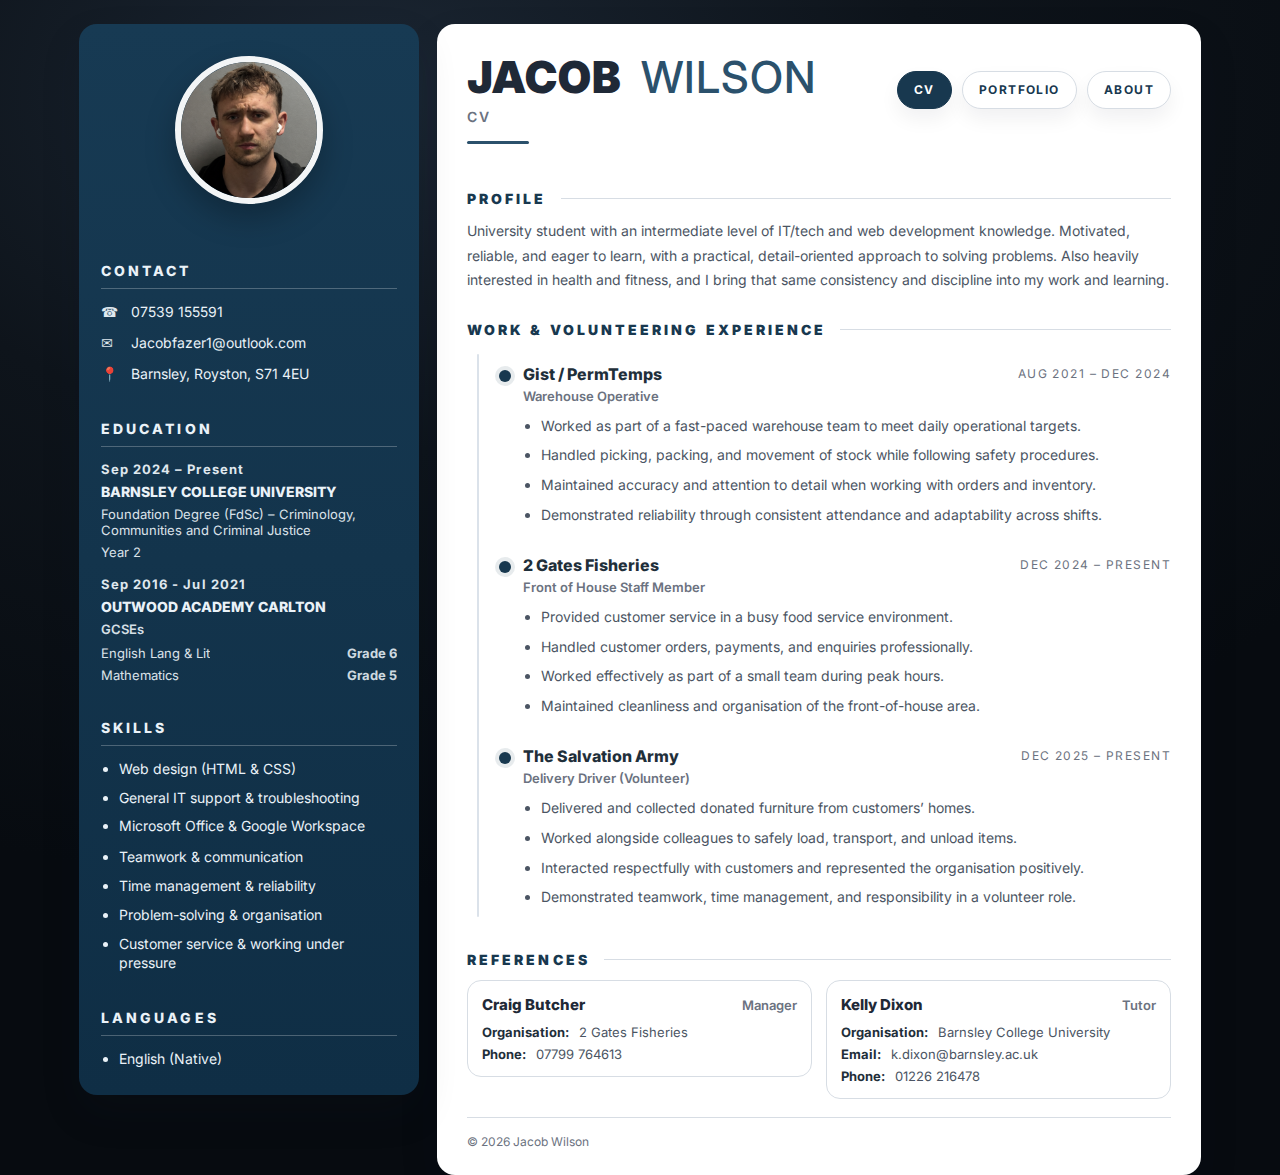
<file: index.html>
<!doctype html>
<html lang="en">
<head>
  <meta charset="UTF-8" />
  <meta name="viewport" content="width=device-width, initial-scale=1.0" />
  <title>Richard Sanchez | Marketing Manager</title>

  <!-- Modern font (works online). If you want fully offline later, we can bundle fonts locally. -->
  <link rel="preconnect" href="https://fonts.googleapis.com">
  <link rel="preconnect" href="https://fonts.gstatic.com" crossorigin>
  <link href="https://fonts.googleapis.com/css2?family=Inter:wght@400;500;600;700;800&display=swap" rel="stylesheet">
  <!-- iOS App Icon -->
<link rel="apple-touch-icon" sizes="180x180" href="apple-touch-icon.png">

<!-- Make it behave like an app on iPhone -->
<meta name="apple-mobile-web-app-capable" content="yes">
<meta name="apple-mobile-web-app-status-bar-style" content="black-translucent">
<meta name="apple-mobile-web-app-title" content="CV">

<!-- Theme colour (matches your site) -->
<meta name="theme-color" content="#173a53">


  <link rel="stylesheet" href="styles.css" />
</head>

<body>
  <div class="page">
    <!-- LEFT SIDEBAR -->
    <aside class="sidebar" id="sidebar" aria-label="Sidebar">
      <div class="photo-wrap">
        <img class="photo" src="profile.png" alt="Profile photo" />
      </div>

      <section class="side-block">
  <h2 class="side-title">Contact</h2>
  <ul class="contact-list">
    <li>
      <span class="icon" aria-hidden="true">☎</span>
      <a href="tel:07539155591">07539 155591</a>
    </li>
    <li>
      <span class="icon" aria-hidden="true">✉</span>
      <a href="mailto:Jacobfazer1@outlook.com">Jacobfazer1@outlook.com</a>
    </li>
    <li>
      <span class="icon" aria-hidden="true">📍</span>
      <span>Barnsley, Royston, S71 4EU</span>
    </li>
  </ul>
</section>


      <section class="side-block">
  <h2 class="side-title">Education</h2>

  <div class="edu-item">
    <div class="edu-years">Sep 2024 – Present</div>
    <div class="edu-school">Barnsley College University</div>
    <div class="edu-detail">
      Foundation Degree (FdSc) – Criminology, Communities and Criminal Justice
    </div>
    <div class="edu-detail">Year 2</div>
  </div>

  <div class="edu-item">
    <div class="edu-years">Sep 2016 - Jul 2021</div>
    <div class="edu-school">Outwood Academy Carlton</div>

    <div class="edu-detail edu-qual">GCSEs</div>

    <ul class="edu-list">
      <li>
        <span class="edu-subject">English Lang &amp; Lit</span>
        <span class="edu-grade">Grade 6</span>
      </li>
      <li>
        <span class="edu-subject">Mathematics</span>
        <span class="edu-grade">Grade 5</span>
      </li>
    </ul>
  </div>
</section>



      <section class="side-block">
  <h2 class="side-title">Skills</h2>

  <ul class="bullet-list">
    <li>Web design (HTML &amp; CSS)</li>
    <li>General IT support &amp; troubleshooting</li>
    <li>Microsoft Office &amp; Google Workspace</li>
  </ul>

  <ul class="bullet-list" style="margin-top:12px;">
    <li>Teamwork &amp; communication</li>
    <li>Time management &amp; reliability</li>
    <li>Problem-solving &amp; organisation</li>
    <li>Customer service &amp; working under pressure</li>
  </ul>
</section>


      <section class="side-block">
  <h2 class="side-title">Languages</h2>
  <ul class="bullet-list">
    <li>English (Native)</li>
  </ul>
</section>

    </aside>

    <!-- RIGHT MAIN CONTENT -->
    <main class="main" aria-label="Main content">
      <header class="header">
  <div class="header-top">
    <button class="menu-btn" type="button" aria-label="Open menu" aria-controls="sidebar">
      <span class="menu-icon" aria-hidden="true"></span>
    </button>

    <div class="name-row">
      <h1 class="name">
        <span class="name-strong">JACOB</span>
        <span class="name-light">WILSON</span>
      </h1>
      <p class="role">CV</p>
    </div>

    <nav class="top-nav" aria-label="Primary navigation">
  <a class="nav-btn" href="index.html">CV</a>
  <a class="nav-btn" href="portfolio.html">Portfolio</a>
  <a class="nav-btn" href="about.html">About</a>
</nav>

  </div>

  <div class="accent-line" aria-hidden="true"></div>
</header>



      <section class="block">
  <div class="block-title-row">
    <h2 class="block-title">Profile</h2>
    <div class="block-rule" aria-hidden="true"></div>
  </div>

  <p class="text">
    University student with an intermediate level of IT/tech and web development knowledge.
    Motivated, reliable, and eager to learn, with a practical, detail-oriented approach to solving problems.
    Also heavily interested in health and fitness, and I bring that same consistency and discipline into my work and learning.
  </p>
</section>


      <section class="block">
  <div class="block-title-row">
    <h2 class="block-title">Work & Volunteering Experience</h2>
    <div class="block-rule" aria-hidden="true"></div>
  </div>

  <div class="timeline">
    <!-- ROLE 1 -->
    <article class="job">
      <div class="job-marker" aria-hidden="true"></div>
      <div class="job-content">
        <div class="job-top">
          <div>
            <h3 class="job-company">Gist / PermTemps</h3>
            <div class="job-title">Warehouse Operative</div>
          </div>
          <div class="job-dates">Aug 2021 – Dec 2024</div>
        </div>
        <ul class="job-bullets">
          <li>Worked as part of a fast-paced warehouse team to meet daily operational targets.</li>
          <li>Handled picking, packing, and movement of stock while following safety procedures.</li>
          <li>Maintained accuracy and attention to detail when working with orders and inventory.</li>
          <li>Demonstrated reliability through consistent attendance and adaptability across shifts.</li>
        </ul>
      </div>
    </article>

    <!-- ROLE 2 -->
    <article class="job">
      <div class="job-marker" aria-hidden="true"></div>
      <div class="job-content">
        <div class="job-top">
          <div>
            <h3 class="job-company">2 Gates Fisheries</h3>
            <div class="job-title">Front of House Staff Member</div>
          </div>
          <div class="job-dates">Dec 2024 – Present</div>
        </div>
        <ul class="job-bullets">
          <li>Provided customer service in a busy food service environment.</li>
          <li>Handled customer orders, payments, and enquiries professionally.</li>
          <li>Worked effectively as part of a small team during peak hours.</li>
          <li>Maintained cleanliness and organisation of the front-of-house area.</li>
        </ul>
      </div>
    </article>

    <!-- ROLE 3 -->
    <article class="job">
      <div class="job-marker" aria-hidden="true"></div>
      <div class="job-content">
        <div class="job-top">
          <div>
            <h3 class="job-company">The Salvation Army</h3>
            <div class="job-title">Delivery Driver (Volunteer)</div>
          </div>
          <div class="job-dates">Dec 2025 – Present</div>
        </div>
        <ul class="job-bullets">
          <li>Delivered and collected donated furniture from customers’ homes.</li>
          <li>Worked alongside colleagues to safely load, transport, and unload items.</li>
          <li>Interacted respectfully with customers and represented the organisation positively.</li>
          <li>Demonstrated teamwork, time management, and responsibility in a volunteer role.</li>
        </ul>
      </div>
    </article>
  </div>
</section>


      <section class="block">
  <div class="block-title-row">
    <h2 class="block-title">References</h2>
    <div class="block-rule" aria-hidden="true"></div>
  </div>

  <div class="refs">
    <div class="ref-card">
      <div class="ref-header">
  <h3 class="ref-name">Craig Butcher</h3>
  <span class="ref-role">Manager</span>
</div>

      <div class="ref-meta">
        <div><span class="ref-label">Organisation:</span> 2 Gates Fisheries</div>
        <div><span class="ref-label">Phone:</span> 07799 764613</div>
      </div>
    </div>

    <div class="ref-card">
      <div class="ref-header">
  <h3 class="ref-name">Kelly Dixon</h3>
  <span class="ref-role">Tutor</span>
</div>

      <div class="ref-meta">
        <div><span class="ref-label">Organisation:</span> Barnsley College University</div>
        <div><span class="ref-label">Email:</span> k.dixon@barnsley.ac.uk</div>
        <div><span class="ref-label">Phone:</span> 01226 216478</div>
      </div>
    </div>
  </div>
</section>


        <footer class="footer">
          <span>© <span id="year"></span> Jacob Wilson</span>
        </footer>
      </section>
    </main>

    <div class="backdrop" aria-hidden="true"></div>
  </div>

  <script src="script.js"></script>
</body>
</html>
</file>
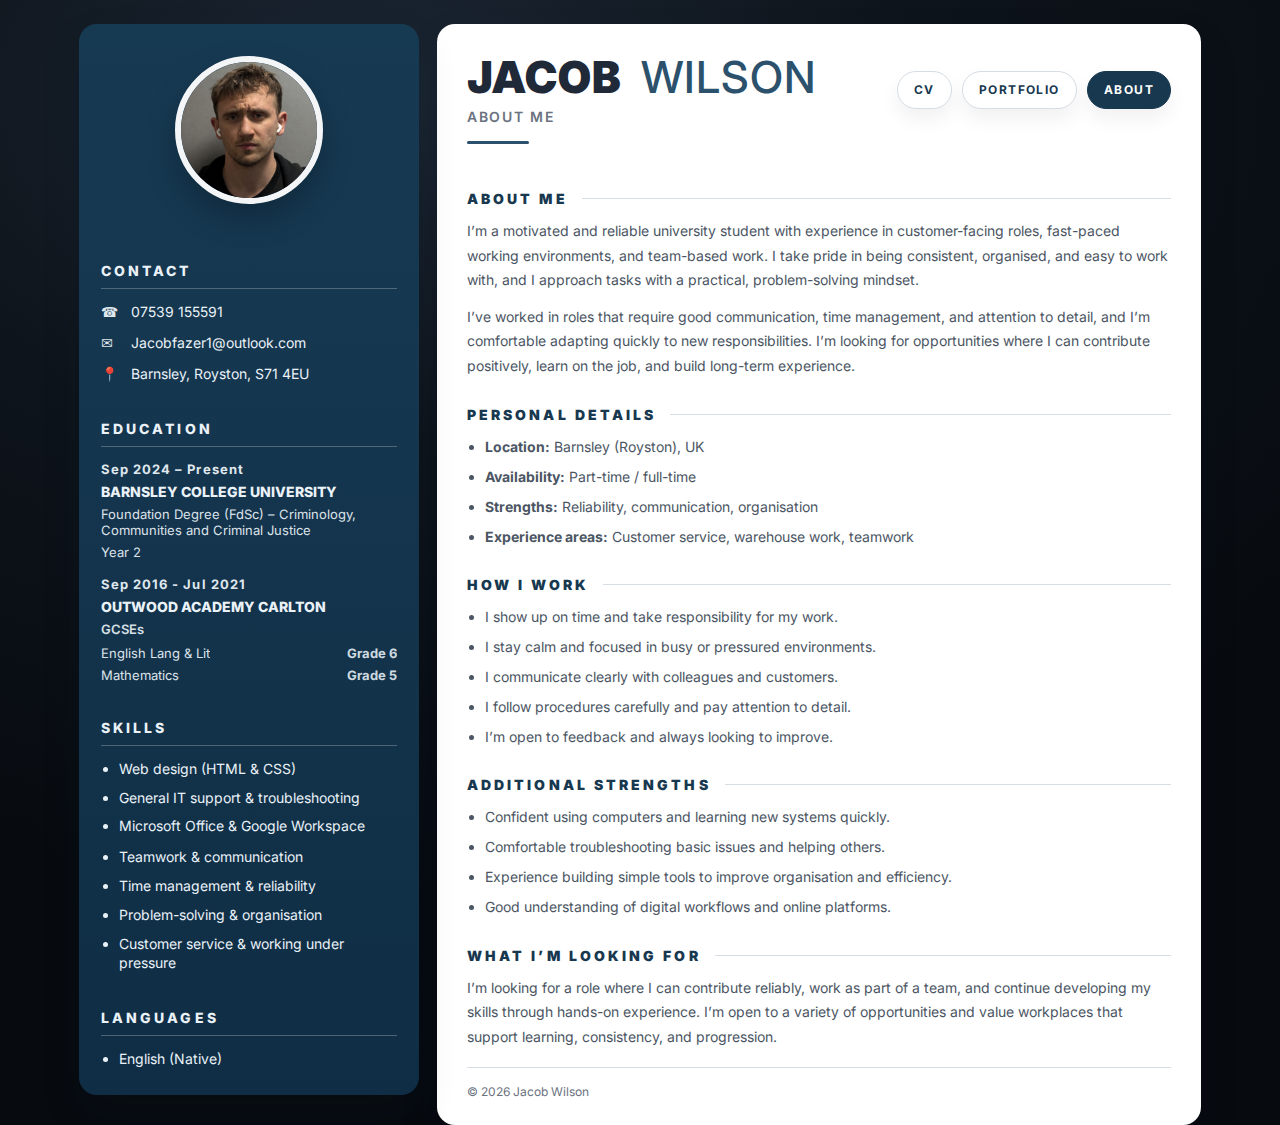
<file: about.html>
<!doctype html>
<html lang="en">
<head>
  <meta charset="UTF-8" />
  <meta name="viewport" content="width=device-width, initial-scale=1.0" />
  <title>Jacob Wilson | About</title>

  <link rel="preconnect" href="https://fonts.googleapis.com">
  <link rel="preconnect" href="https://fonts.gstatic.com" crossorigin>
  <link href="https://fonts.googleapis.com/css2?family=Inter:wght@400;500;600;700;800&display=swap" rel="stylesheet">

  <link rel="stylesheet" href="styles.css" />
</head>

<body>
  <!-- backdrop for mobile sidebar -->
  <div class="backdrop" aria-hidden="true"></div>

  <div class="page">
    <!-- SIDEBAR -->
    <aside class="sidebar" id="sidebar" aria-label="Sidebar">
  <div class="photo-wrap">
    <img class="photo" src="profile.png" alt="Profile photo" />
  </div>

  <section class="side-block">
    <h2 class="side-title">Contact</h2>
    <ul class="contact-list">
      <li>
        <span class="icon" aria-hidden="true">☎</span>
        <a href="tel:07539155591">07539 155591</a>
      </li>
      <li>
        <span class="icon" aria-hidden="true">✉</span>
        <a href="mailto:Jacobfazer1@outlook.com">Jacobfazer1@outlook.com</a>
      </li>
      <li>
        <span class="icon" aria-hidden="true">📍</span>
        <span>Barnsley, Royston, S71 4EU</span>
      </li>
    </ul>
  </section>

  <section class="side-block">
    <h2 class="side-title">Education</h2>

    <div class="edu-item">
      <div class="edu-years">Sep 2024 – Present</div>
      <div class="edu-school">Barnsley College University</div>
      <div class="edu-detail">
        Foundation Degree (FdSc) – Criminology, Communities and Criminal Justice
      </div>
      <div class="edu-detail">Year 2</div>
    </div>

    <div class="edu-item">
      <div class="edu-years">Sep 2016 - Jul 2021</div>
      <div class="edu-school">Outwood Academy Carlton</div>

      <div class="edu-detail edu-qual">GCSEs</div>

      <ul class="edu-list">
        <li>
          <span class="edu-subject">English Lang &amp; Lit</span>
          <span class="edu-grade">Grade 6</span>
        </li>
        <li>
          <span class="edu-subject">Mathematics</span>
          <span class="edu-grade">Grade 5</span>
        </li>
      </ul>
    </div>
  </section>

  <section class="side-block">
    <h2 class="side-title">Skills</h2>

    <ul class="bullet-list">
      <li>Web design (HTML &amp; CSS)</li>
      <li>General IT support &amp; troubleshooting</li>
      <li>Microsoft Office &amp; Google Workspace</li>
    </ul>

    <ul class="bullet-list" style="margin-top:12px;">
      <li>Teamwork &amp; communication</li>
      <li>Time management &amp; reliability</li>
      <li>Problem-solving &amp; organisation</li>
      <li>Customer service &amp; working under pressure</li>
    </ul>
  </section>

  <section class="side-block">
    <h2 class="side-title">Languages</h2>
    <ul class="bullet-list">
      <li>English (Native)</li>
    </ul>
  </section>
</aside>


    <!-- MAIN -->
    <main class="main" aria-label="Main content">
      <header class="header">
        <div class="header-top">
          <button class="menu-btn" type="button" aria-label="Open menu" aria-controls="sidebar">
            <span class="menu-icon" aria-hidden="true"></span>
          </button>

          <div class="name-row">
            <h1 class="name">
              <span class="name-strong">JACOB</span>
              <span class="name-light">WILSON</span>
            </h1>
            <p class="role">About Me</p>
          </div>

          <nav class="top-nav" aria-label="Primary navigation">
            <a class="nav-btn" href="index.html">CV</a>
            <a class="nav-btn" href="portfolio.html">Portfolio</a>
            <a class="nav-btn" href="about.html">About</a>
          </nav>
        </div>

        <div class="accent-line" aria-hidden="true"></div>
      </header>

      <!-- ABOUT -->
      <section class="block">
  <div class="block-title-row">
    <h2 class="block-title">About me</h2>
    <div class="block-rule" aria-hidden="true"></div>
  </div>

  <p class="text">
    I’m a motivated and reliable university student with experience in customer-facing roles,
    fast-paced working environments, and team-based work. I take pride in being consistent,
    organised, and easy to work with, and I approach tasks with a practical, problem-solving mindset.
  </p>

  <p class="text" style="margin-top:12px;">
    I’ve worked in roles that require good communication, time management, and attention to detail,
    and I’m comfortable adapting quickly to new responsibilities. I’m looking for opportunities
    where I can contribute positively, learn on the job, and build long-term experience.
  </p>
</section>


      <!-- PERSONAL DETAILS -->
      <section class="block">
  <div class="block-title-row">
    <h2 class="block-title">Personal details</h2>
    <div class="block-rule" aria-hidden="true"></div>
  </div>

  <ul class="job-bullets">
    <li><strong>Location:</strong> Barnsley (Royston), UK</li>
    <li><strong>Availability:</strong> Part-time / full-time</li>
    <li><strong>Strengths:</strong> Reliability, communication, organisation</li>
    <li><strong>Experience areas:</strong> Customer service, warehouse work, teamwork</li>
  </ul>
</section>


      <!-- WORKING STYLE -->
      <section class="block">
  <div class="block-title-row">
    <h2 class="block-title">How I work</h2>
    <div class="block-rule" aria-hidden="true"></div>
  </div>

  <ul class="job-bullets">
    <li>I show up on time and take responsibility for my work.</li>
    <li>I stay calm and focused in busy or pressured environments.</li>
    <li>I communicate clearly with colleagues and customers.</li>
    <li>I follow procedures carefully and pay attention to detail.</li>
    <li>I’m open to feedback and always looking to improve.</li>
  </ul>
</section>


      <!-- GOALS -->
      <section class="block">
  <div class="block-title-row">
    <h2 class="block-title">Additional strengths</h2>
    <div class="block-rule" aria-hidden="true"></div>
  </div>

  <ul class="job-bullets">
    <li>Confident using computers and learning new systems quickly.</li>
    <li>Comfortable troubleshooting basic issues and helping others.</li>
    <li>Experience building simple tools to improve organisation and efficiency.</li>
    <li>Good understanding of digital workflows and online platforms.</li>
  </ul>
</section>

<section class="block">
  <div class="block-title-row">
    <h2 class="block-title">What I’m looking for</h2>
    <div class="block-rule" aria-hidden="true"></div>
  </div>

  <p class="text">
    I’m looking for a role where I can contribute reliably, work as part of a team,
    and continue developing my skills through hands-on experience. I’m open to a
    variety of opportunities and value workplaces that support learning, consistency,
    and progression.
  </p>
</section>



      <footer class="footer">
        <span>© <span id="year"></span> Jacob Wilson</span>
      </footer>
    </main>
  </div>

  <script src="script.js"></script>
</body>
</html>
</file>
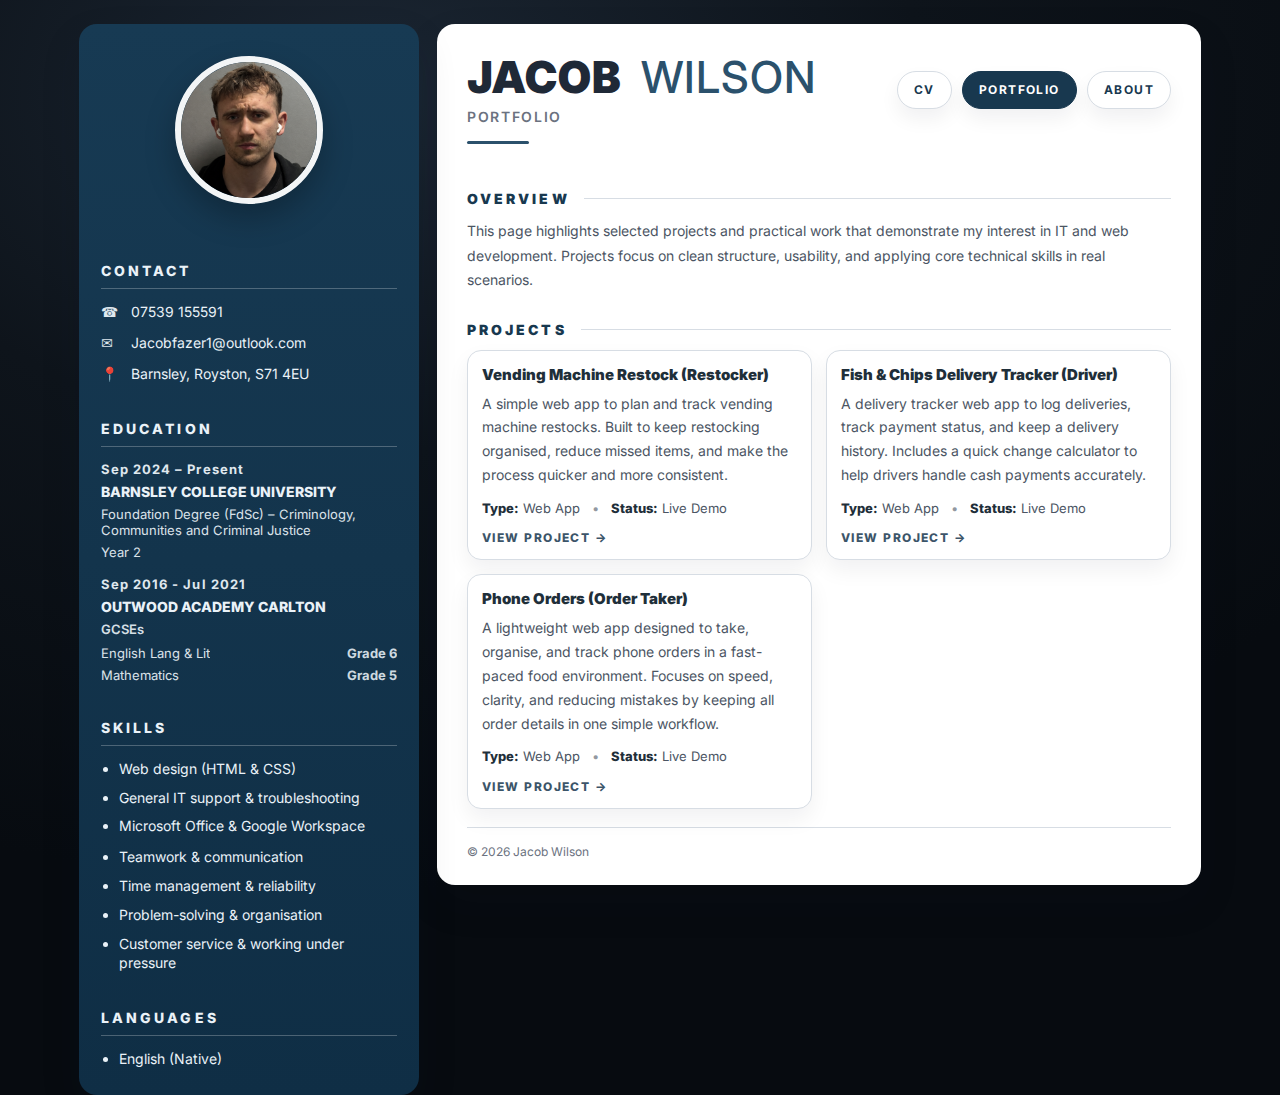
<file: portfolio.html>
<!DOCTYPE html>
<html lang="en">
<head>
  <meta charset="UTF-8" />
  <title>Jacob Wilson – Portfolio</title>
  <meta name="viewport" content="width=device-width, initial-scale=1" />

  <!-- Styles -->
  <link rel="stylesheet" href="styles.css" />

  <!-- Font -->
  <link rel="preconnect" href="https://fonts.googleapis.com" />
  <link rel="preconnect" href="https://fonts.gstatic.com" crossorigin />
  <link
    href="https://fonts.googleapis.com/css2?family=Inter:wght@400;600;700;800;900&display=swap"
    rel="stylesheet"
  />
</head>

<body>
  <!-- backdrop for mobile sidebar -->
  <div class="backdrop" aria-hidden="true"></div>

  <div class="page">
    <!-- SIDEBAR -->
    <aside class="sidebar" id="sidebar">
  <div class="photo-wrap">
    <img src="profile.png" alt="Profile photo" class="photo" />
  </div>

  <!-- CONTACT -->
  <section class="side-block">
    <h2 class="side-title">Contact</h2>
    <ul class="contact-list">
      <li>
        <span class="icon">☎</span>
        <a href="tel:07539155591">07539 155591</a>
      </li>
      <li>
        <span class="icon">✉</span>
        <a href="mailto:Jacobfazer1@outlook.com">Jacobfazer1@outlook.com</a>
      </li>
      <li>
        <span class="icon">📍</span>
        <span>Barnsley, Royston, S71 4EU</span>
      </li>
    </ul>
  </section>

  <!-- EDUCATION -->
  <section class="side-block">
    <h2 class="side-title">Education</h2>

    <div class="edu-item">
      <div class="edu-years">Sep 2024 – Present</div>
      <div class="edu-school">Barnsley College University</div>
      <div class="edu-detail">
        Foundation Degree (FdSc) – Criminology, Communities and Criminal Justice
      </div>
      <div class="edu-detail">Year 2</div>
    </div>

    <div class="edu-item">
      <div class="edu-years">Sep 2016 - Jul 2021</div>
      <div class="edu-school">Outwood Academy Carlton</div>

      <div class="edu-detail edu-qual">GCSEs</div>

      <ul class="edu-list">
        <li>
          <span class="edu-subject">English Lang &amp; Lit</span>
          <span class="edu-grade">Grade 6</span>
        </li>
        <li>
          <span class="edu-subject">Mathematics</span>
          <span class="edu-grade">Grade 5</span>
        </li>
      </ul>
    </div>
  </section>

  <!-- SKILLS -->
  <section class="side-block">
    <h2 class="side-title">Skills</h2>

    <ul class="bullet-list">
      <li>Web design (HTML &amp; CSS)</li>
      <li>General IT support &amp; troubleshooting</li>
      <li>Microsoft Office &amp; Google Workspace</li>
    </ul>

    <ul class="bullet-list" style="margin-top:12px;">
      <li>Teamwork &amp; communication</li>
      <li>Time management &amp; reliability</li>
      <li>Problem-solving &amp; organisation</li>
      <li>Customer service &amp; working under pressure</li>
    </ul>
  </section>

  <!-- LANGUAGES -->
  <section class="side-block">
    <h2 class="side-title">Languages</h2>
    <ul class="bullet-list">
      <li>English (Native)</li>
    </ul>
  </section>
</aside>


    <!-- MAIN -->
    <main class="main">
      <!-- HEADER -->
      <header class="header">
        <div class="header-top">
          <button
            class="menu-btn"
            type="button"
            aria-label="Open menu"
            aria-controls="sidebar"
          >
            <span class="menu-icon" aria-hidden="true"></span>
          </button>

          <div class="name-row">
            <h1 class="name">
              <span class="name-strong">JACOB</span>
              <span class="name-light">WILSON</span>
            </h1>
            <p class="role">Portfolio</p>
          </div>

          <nav class="top-nav" aria-label="Primary navigation">
  <a class="nav-btn" href="index.html">CV</a>
  <a class="nav-btn" href="portfolio.html">Portfolio</a>
  <a class="nav-btn" href="about.html">About</a>
</nav>

        </div>

        <div class="accent-line" aria-hidden="true"></div>
      </header>

      <!-- INTRO -->
      <section class="block">
        <div class="block-title-row">
          <h2 class="block-title">Overview</h2>
          <div class="block-rule" aria-hidden="true"></div>
        </div>

        <p class="text">
          This page highlights selected projects and practical work that demonstrate
          my interest in IT and web development. Projects focus on clean structure,
          usability, and applying core technical skills in real scenarios.
        </p>
      </section>

      <!-- PROJECTS -->
      <section class="block">
        <div class="block-title-row">
          <h2 class="block-title">Projects</h2>
          <div class="block-rule" aria-hidden="true"></div>
        </div>

       <div class="project-grid">
  <!-- PROJECT 1 -->
  <a class="project-card project-link" href="projects/restocker.html">
    <h3 class="project-title">Vending Machine Restock (Restocker)</h3>
    <p class="project-desc">
      A simple web app to plan and track vending machine restocks. Built to keep restocking
      organised, reduce missed items, and make the process quicker and more consistent.
    </p>
    <p class="project-meta"><strong>Type:</strong> Web App <span class="dot-sep">•</span> <strong>Status:</strong> Live Demo</p>
    <div class="project-cta">View project →</div>
  </a>

  <!-- PROJECT 2 -->
  <a class="project-card project-link" href="projects/driver.html">
  <h3 class="project-title">Fish & Chips Delivery Tracker (Driver)</h3>
  <p class="project-desc">
    A delivery tracker web app to log deliveries, track payment status, and keep a delivery history.
    Includes a quick change calculator to help drivers handle cash payments accurately.
  </p>
  <p class="project-meta"><strong>Type:</strong> Web App <span class="dot-sep">•</span> <strong>Status:</strong> Live Demo</p>
  <div class="project-cta">View project →</div>
</a>




  <!-- PROJECT 3 -->
  <a class="project-card project-link" href="projects/it-support-scenarios.html">
    <h3 class="project-title">Phone Orders (Order Taker)</h3>
  <p class="project-desc">
    A lightweight web app designed to take, organise, and track phone orders in a
    fast-paced food environment. Focuses on speed, clarity, and reducing mistakes by
    keeping all order details in one simple workflow.
  </p>
  <p class="project-meta">
    <strong>Type:</strong> Web App
    <span class="dot-sep">•</span>
    <strong>Status:</strong> Live Demo
  </p>
  <div class="project-cta">View project →</div>
</a>
</div>


      </section>

      <!-- FOOTER -->
      <footer class="footer">
        <span>© <span id="year"></span> Jacob Wilson</span>
      </footer>
    </main>
  </div>

  <!-- Script -->
  <script src="script.js"></script>
</body>
</html>
</file>
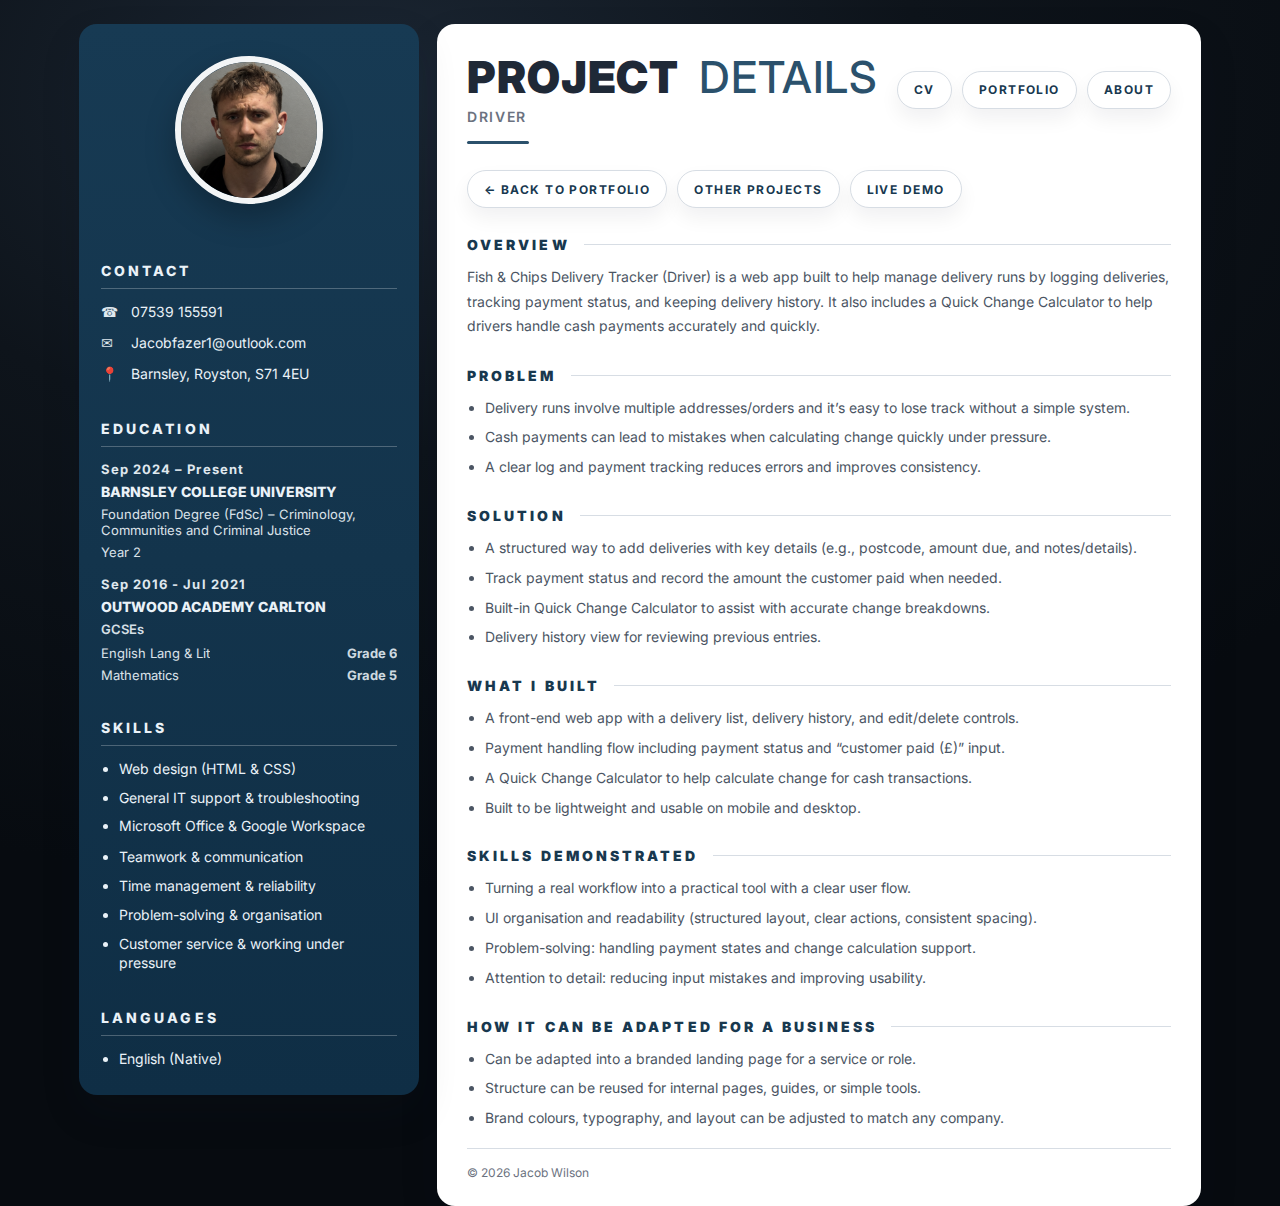
<file: projects/driver.html>
<!doctype html>
<html lang="en">
<head>
  <meta charset="UTF-8" />
  <meta name="viewport" content="width=device-width, initial-scale=1.0" />
  <title>Driver | Jacob Wilson</title>

  <link rel="preconnect" href="https://fonts.googleapis.com">
  <link rel="preconnect" href="https://fonts.gstatic.com" crossorigin>
  <link href="https://fonts.googleapis.com/css2?family=Inter:wght@400;500;600;700;800&display=swap" rel="stylesheet">

  <link rel="stylesheet" href="../styles.css" />
</head>

<body>
  <div class="page">
    <!-- LEFT SIDEBAR -->
    <aside class="sidebar" id="sidebar" aria-label="Sidebar">
      <div class="photo-wrap">
        <img class="photo" src="../profile.png" alt="Profile photo" />
      </div>

      <section class="side-block">
        <h2 class="side-title">Contact</h2>
        <ul class="contact-list">
          <li>
            <span class="icon" aria-hidden="true">☎</span>
            <a href="tel:07539155591">07539 155591</a>
          </li>
          <li>
            <span class="icon" aria-hidden="true">✉</span>
            <a href="mailto:Jacobfazer1@outlook.com">Jacobfazer1@outlook.com</a>
          </li>
          <li>
            <span class="icon" aria-hidden="true">📍</span>
            <span>Barnsley, Royston, S71 4EU</span>
          </li>
        </ul>
      </section>

      <section class="side-block">
        <h2 class="side-title">Education</h2>

        <div class="edu-item">
          <div class="edu-years">Sep 2024 – Present</div>
          <div class="edu-school">Barnsley College University</div>
          <div class="edu-detail">
            Foundation Degree (FdSc) – Criminology, Communities and Criminal Justice
          </div>
          <div class="edu-detail">Year 2</div>
        </div>

        <div class="edu-item">
          <div class="edu-years">Sep 2016 - Jul 2021</div>
          <div class="edu-school">Outwood Academy Carlton</div>

          <div class="edu-detail edu-qual">GCSEs</div>

          <ul class="edu-list">
            <li>
              <span class="edu-subject">English Lang &amp; Lit</span>
              <span class="edu-grade">Grade 6</span>
            </li>
            <li>
              <span class="edu-subject">Mathematics</span>
              <span class="edu-grade">Grade 5</span>
            </li>
          </ul>
        </div>
      </section>

      <section class="side-block">
        <h2 class="side-title">Skills</h2>

        <ul class="bullet-list">
          <li>Web design (HTML &amp; CSS)</li>
          <li>General IT support &amp; troubleshooting</li>
          <li>Microsoft Office &amp; Google Workspace</li>
        </ul>

        <ul class="bullet-list" style="margin-top:12px;">
          <li>Teamwork &amp; communication</li>
          <li>Time management &amp; reliability</li>
          <li>Problem-solving &amp; organisation</li>
          <li>Customer service &amp; working under pressure</li>
        </ul>
      </section>

      <section class="side-block">
        <h2 class="side-title">Languages</h2>
        <ul class="bullet-list">
          <li>English (Native)</li>
        </ul>
      </section>
    </aside>

    <!-- RIGHT MAIN CONTENT -->
    <main class="main" aria-label="Main content">
      <header class="header">
        <div class="header-top">
          <button class="menu-btn" type="button" aria-label="Open menu" aria-controls="sidebar">
            <span class="menu-icon" aria-hidden="true"></span>
          </button>

          <div class="name-row">
            <h1 class="name">
              <span class="name-strong">PROJECT</span>
              <span class="name-light">DETAILS</span>
            </h1>
            <p class="role">DRIVER</p>
          </div>

          <nav class="top-nav" aria-label="Primary navigation">
  <a class="nav-btn" href="../index.html">CV</a>
  <a class="nav-btn" href="../portfolio.html">Portfolio</a>
  <a class="nav-btn" href="../about.html">About</a>
</nav>

        </div>

        <div class="accent-line" aria-hidden="true"></div>
      </header>

      <!-- ACTIONS -->
      <div class="project-actions">
        <a class="nav-btn" href="../portfolio.html">← Back to Portfolio</a>
        <a class="nav-btn" href="../portfolio.html#projects">Other Projects</a>
        <a class="nav-btn" href="https://jwilson12345.github.io/Driver/" target="_blank" rel="noopener">Live Demo</a>
      </div>

      <section class="block">
  <div class="block-title-row">
    <h2 class="block-title">Overview</h2>
    <div class="block-rule" aria-hidden="true"></div>
  </div>

  <p class="text">
    Fish &amp; Chips Delivery Tracker (Driver) is a web app built to help manage delivery runs by logging deliveries,
    tracking payment status, and keeping delivery history. It also includes a Quick Change Calculator to help drivers
    handle cash payments accurately and quickly.
  </p>
</section>


      <section class="block">
  <div class="block-title-row">
    <h2 class="block-title">Problem</h2>
    <div class="block-rule" aria-hidden="true"></div>
  </div>

  <ul class="job-bullets">
    <li>Delivery runs involve multiple addresses/orders and it’s easy to lose track without a simple system.</li>
    <li>Cash payments can lead to mistakes when calculating change quickly under pressure.</li>
    <li>A clear log and payment tracking reduces errors and improves consistency.</li>
  </ul>
</section>


      <section class="block">
  <div class="block-title-row">
    <h2 class="block-title">Solution</h2>
    <div class="block-rule" aria-hidden="true"></div>
  </div>

  <ul class="job-bullets">
    <li>A structured way to add deliveries with key details (e.g., postcode, amount due, and notes/details).</li>
    <li>Track payment status and record the amount the customer paid when needed.</li>
    <li>Built-in Quick Change Calculator to assist with accurate change breakdowns.</li>
    <li>Delivery history view for reviewing previous entries.</li>
  </ul>
</section>


      <section class="block">
  <div class="block-title-row">
    <h2 class="block-title">What I built</h2>
    <div class="block-rule" aria-hidden="true"></div>
  </div>

  <ul class="job-bullets">
    <li>A front-end web app with a delivery list, delivery history, and edit/delete controls.</li>
    <li>Payment handling flow including payment status and “customer paid (£)” input.</li>
    <li>A Quick Change Calculator to help calculate change for cash transactions.</li>
    <li>Built to be lightweight and usable on mobile and desktop.</li>
  </ul>
</section>


      <section class="block">
  <div class="block-title-row">
    <h2 class="block-title">Skills demonstrated</h2>
    <div class="block-rule" aria-hidden="true"></div>
  </div>

  <ul class="job-bullets">
    <li>Turning a real workflow into a practical tool with a clear user flow.</li>
    <li>UI organisation and readability (structured layout, clear actions, consistent spacing).</li>
    <li>Problem-solving: handling payment states and change calculation support.</li>
    <li>Attention to detail: reducing input mistakes and improving usability.</li>
  </ul>
</section>


      

      <section class="block">
        <div class="block-title-row">
          <h2 class="block-title">How it can be adapted for a business</h2>
          <div class="block-rule" aria-hidden="true"></div>
        </div>

        <ul class="job-bullets">
          <li>Can be adapted into a branded landing page for a service or role.</li>
          <li>Structure can be reused for internal pages, guides, or simple tools.</li>
          <li>Brand colours, typography, and layout can be adjusted to match any company.</li>
        </ul>
      </section>

      <footer class="footer">
        <span>© <span id="year"></span> Jacob Wilson</span>
      </footer>
    </main>

    <div class="backdrop" aria-hidden="true"></div>
  </div>

  <script src="../script.js"></script>
</body>
</html>
</file>
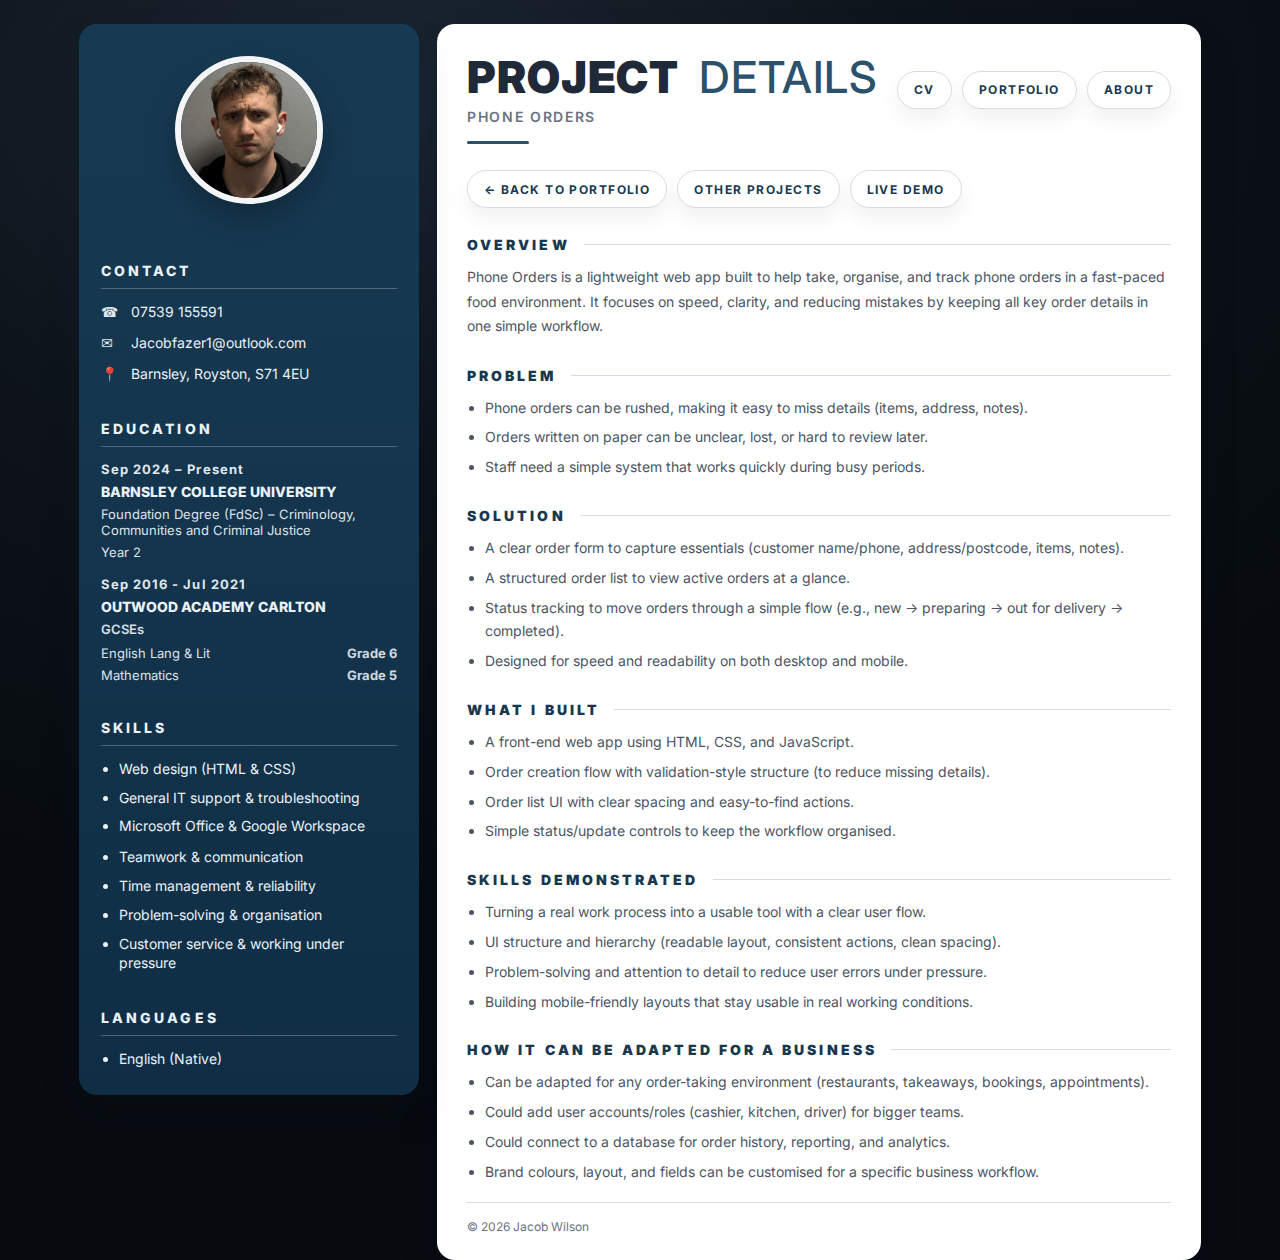
<file: projects/it-support-scenarios.html>
<!doctype html>
<html lang="en">
<head>
  <meta charset="UTF-8" />
  <meta name="viewport" content="width=device-width, initial-scale=1.0" />
  <title>Phone Orders | Jacob Wilson</title>

  <link rel="preconnect" href="https://fonts.googleapis.com">
  <link rel="preconnect" href="https://fonts.gstatic.com" crossorigin>
  <link href="https://fonts.googleapis.com/css2?family=Inter:wght@400;500;600;700;800&display=swap" rel="stylesheet">

  <link rel="stylesheet" href="../styles.css" />
</head>

<body>
  <div class="page">
    <!-- LEFT SIDEBAR -->
    <aside class="sidebar" id="sidebar" aria-label="Sidebar">
      <div class="photo-wrap">
        <img class="photo" src="../profile.png" alt="Profile photo" />
      </div>

      <section class="side-block">
        <h2 class="side-title">Contact</h2>
        <ul class="contact-list">
          <li>
            <span class="icon" aria-hidden="true">☎</span>
            <a href="tel:07539155591">07539 155591</a>
          </li>
          <li>
            <span class="icon" aria-hidden="true">✉</span>
            <a href="mailto:Jacobfazer1@outlook.com">Jacobfazer1@outlook.com</a>
          </li>
          <li>
            <span class="icon" aria-hidden="true">📍</span>
            <span>Barnsley, Royston, S71 4EU</span>
          </li>
        </ul>
      </section>

      <section class="side-block">
        <h2 class="side-title">Education</h2>

        <div class="edu-item">
          <div class="edu-years">Sep 2024 – Present</div>
          <div class="edu-school">Barnsley College University</div>
          <div class="edu-detail">
            Foundation Degree (FdSc) – Criminology, Communities and Criminal Justice
          </div>
          <div class="edu-detail">Year 2</div>
        </div>

        <div class="edu-item">
          <div class="edu-years">Sep 2016 - Jul 2021</div>
          <div class="edu-school">Outwood Academy Carlton</div>

          <div class="edu-detail edu-qual">GCSEs</div>

          <ul class="edu-list">
            <li>
              <span class="edu-subject">English Lang &amp; Lit</span>
              <span class="edu-grade">Grade 6</span>
            </li>
            <li>
              <span class="edu-subject">Mathematics</span>
              <span class="edu-grade">Grade 5</span>
            </li>
          </ul>
        </div>
      </section>

      <section class="side-block">
        <h2 class="side-title">Skills</h2>

        <ul class="bullet-list">
          <li>Web design (HTML &amp; CSS)</li>
          <li>General IT support &amp; troubleshooting</li>
          <li>Microsoft Office &amp; Google Workspace</li>
        </ul>

        <ul class="bullet-list" style="margin-top:12px;">
          <li>Teamwork &amp; communication</li>
          <li>Time management &amp; reliability</li>
          <li>Problem-solving &amp; organisation</li>
          <li>Customer service &amp; working under pressure</li>
        </ul>
      </section>

      <section class="side-block">
        <h2 class="side-title">Languages</h2>
        <ul class="bullet-list">
          <li>English (Native)</li>
        </ul>
      </section>
    </aside>

    <!-- RIGHT MAIN CONTENT -->
    <main class="main" aria-label="Main content">
      <header class="header">
        <div class="header-top">
          <button class="menu-btn" type="button" aria-label="Open menu" aria-controls="sidebar">
            <span class="menu-icon" aria-hidden="true"></span>
          </button>

          <div class="name-row">
            <h1 class="name">
              <span class="name-strong">PROJECT</span>
              <span class="name-light">DETAILS</span>
            </h1>
            <p class="role">PHONE ORDERS</p>
          </div>

          <nav class="top-nav" aria-label="Primary navigation">
  <a class="nav-btn" href="../index.html">CV</a>
  <a class="nav-btn" href="../portfolio.html">Portfolio</a>
  <a class="nav-btn" href="../about.html">About</a>
</nav>

        </div>

        <div class="accent-line" aria-hidden="true"></div>
      </header>

      <!-- ACTIONS -->
      <div class="project-actions">
        <a class="nav-btn" href="../portfolio.html">← Back to Portfolio</a>
        <a class="nav-btn" href="../portfolio.html#projects">Other Projects</a>
        <!-- Replace the link below with your live demo URL (or delete this button if not needed) -->
        <a class="nav-btn" href="https://jwilson12345.github.io/Phone/" target="_blank" rel="noopener">Live Demo</a>
      </div>

      <!-- OVERVIEW -->
      <section class="block">
        <div class="block-title-row">
          <h2 class="block-title">Overview</h2>
          <div class="block-rule" aria-hidden="true"></div>
        </div>

        <p class="text">
          Phone Orders is a lightweight web app built to help take, organise, and track phone orders in a fast-paced
          food environment. It focuses on speed, clarity, and reducing mistakes by keeping all key order details in one
          simple workflow.
        </p>
      </section>

      <!-- PROBLEM -->
      <section class="block">
        <div class="block-title-row">
          <h2 class="block-title">Problem</h2>
          <div class="block-rule" aria-hidden="true"></div>
        </div>

        <ul class="job-bullets">
          <li>Phone orders can be rushed, making it easy to miss details (items, address, notes).</li>
          <li>Orders written on paper can be unclear, lost, or hard to review later.</li>
          <li>Staff need a simple system that works quickly during busy periods.</li>
        </ul>
      </section>

      <!-- SOLUTION -->
      <section class="block">
        <div class="block-title-row">
          <h2 class="block-title">Solution</h2>
          <div class="block-rule" aria-hidden="true"></div>
        </div>

        <ul class="job-bullets">
          <li>A clear order form to capture essentials (customer name/phone, address/postcode, items, notes).</li>
          <li>A structured order list to view active orders at a glance.</li>
          <li>Status tracking to move orders through a simple flow (e.g., new → preparing → out for delivery → completed).</li>
          <li>Designed for speed and readability on both desktop and mobile.</li>
        </ul>
      </section>

      <!-- WHAT I BUILT -->
      <section class="block">
        <div class="block-title-row">
          <h2 class="block-title">What I built</h2>
          <div class="block-rule" aria-hidden="true"></div>
        </div>

        <ul class="job-bullets">
          <li>A front-end web app using HTML, CSS, and JavaScript.</li>
          <li>Order creation flow with validation-style structure (to reduce missing details).</li>
          <li>Order list UI with clear spacing and easy-to-find actions.</li>
          <li>Simple status/update controls to keep the workflow organised.</li>
        </ul>
      </section>

      <!-- SKILLS -->
      <section class="block">
        <div class="block-title-row">
          <h2 class="block-title">Skills demonstrated</h2>
          <div class="block-rule" aria-hidden="true"></div>
        </div>

        <ul class="job-bullets">
          <li>Turning a real work process into a usable tool with a clear user flow.</li>
          <li>UI structure and hierarchy (readable layout, consistent actions, clean spacing).</li>
          <li>Problem-solving and attention to detail to reduce user errors under pressure.</li>
          <li>Building mobile-friendly layouts that stay usable in real working conditions.</li>
        </ul>
      </section>

      <!-- ADAPTATION -->
      <section class="block">
        <div class="block-title-row">
          <h2 class="block-title">How it can be adapted for a business</h2>
          <div class="block-rule" aria-hidden="true"></div>
        </div>

        <ul class="job-bullets">
          <li>Can be adapted for any order-taking environment (restaurants, takeaways, bookings, appointments).</li>
          <li>Could add user accounts/roles (cashier, kitchen, driver) for bigger teams.</li>
          <li>Could connect to a database for order history, reporting, and analytics.</li>
          <li>Brand colours, layout, and fields can be customised for a specific business workflow.</li>
        </ul>
      </section>

      <footer class="footer">
        <span>© <span id="year"></span> Jacob Wilson</span>
      </footer>
    </main>

    <div class="backdrop" aria-hidden="true"></div>
  </div>

  <script src="../script.js"></script>
</body>
</html>
</file>
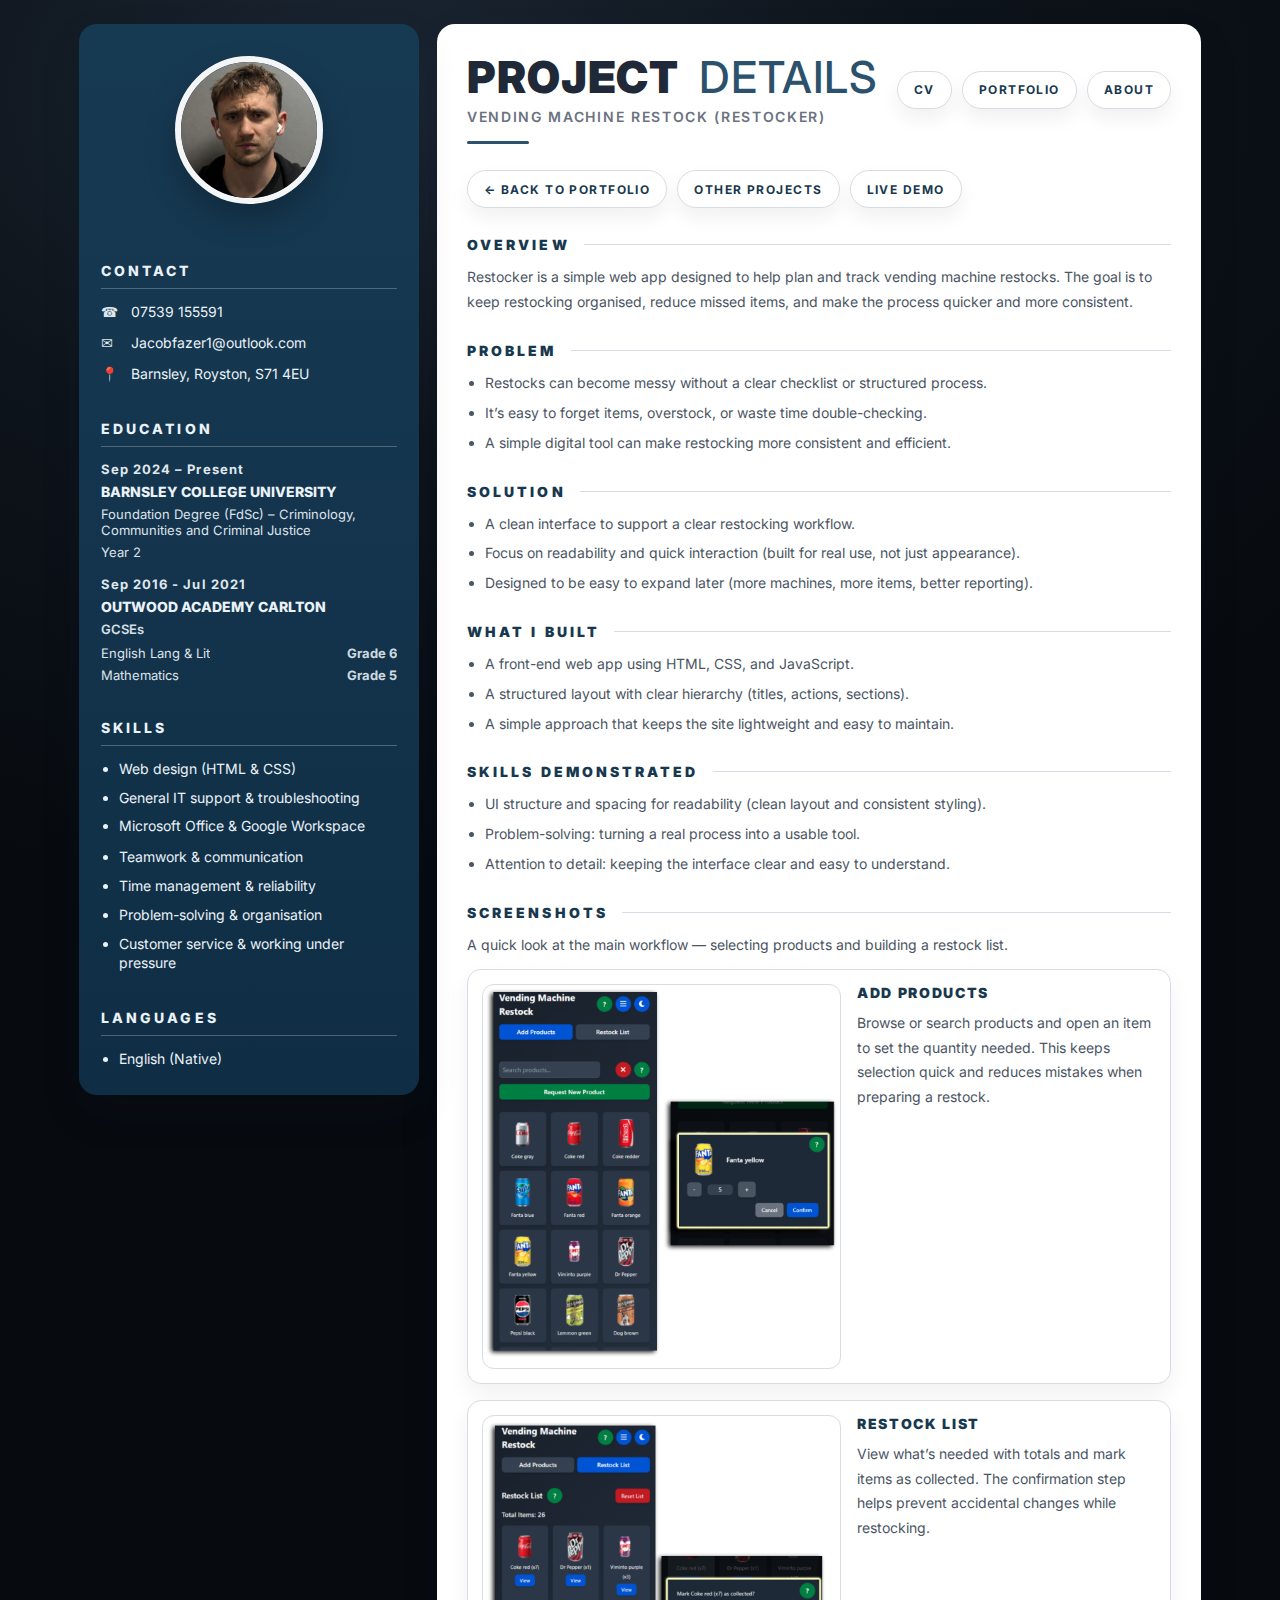
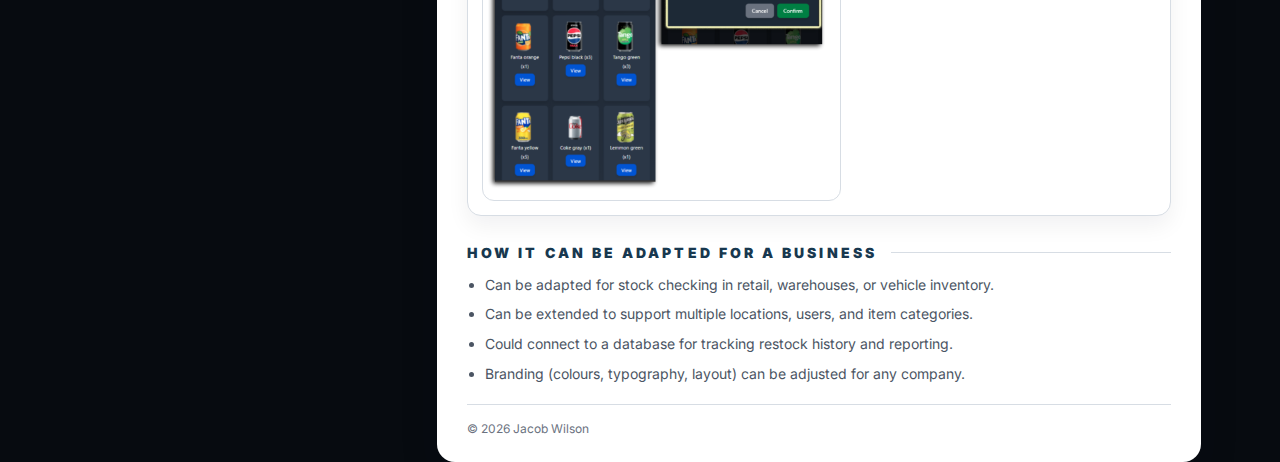
<file: projects/restocker.html>
<!doctype html>
<html lang="en">
<head>
  <meta charset="UTF-8" />
  <meta name="viewport" content="width=device-width, initial-scale=1.0" />
  <title>Vending Machine Restock (Restocker) | Jacob Wilson</title>

  <link rel="preconnect" href="https://fonts.googleapis.com">
  <link rel="preconnect" href="https://fonts.gstatic.com" crossorigin>
  <link href="https://fonts.googleapis.com/css2?family=Inter:wght@400;500;600;700;800&display=swap" rel="stylesheet">

  <link rel="stylesheet" href="../styles.css" />
</head>

<body>
  <div class="page">
    <!-- LEFT SIDEBAR -->
    <aside class="sidebar" id="sidebar" aria-label="Sidebar">
      <div class="photo-wrap">
        <img class="photo" src="../profile.png" alt="Profile photo" />
      </div>

      <section class="side-block">
        <h2 class="side-title">Contact</h2>
        <ul class="contact-list">
          <li>
            <span class="icon" aria-hidden="true">☎</span>
            <a href="tel:07539155591">07539 155591</a>
          </li>
          <li>
            <span class="icon" aria-hidden="true">✉</span>
            <a href="mailto:Jacobfazer1@outlook.com">Jacobfazer1@outlook.com</a>
          </li>
          <li>
            <span class="icon" aria-hidden="true">📍</span>
            <span>Barnsley, Royston, S71 4EU</span>
          </li>
        </ul>
      </section>

      <section class="side-block">
        <h2 class="side-title">Education</h2>

        <div class="edu-item">
          <div class="edu-years">Sep 2024 – Present</div>
          <div class="edu-school">Barnsley College University</div>
          <div class="edu-detail">
            Foundation Degree (FdSc) – Criminology, Communities and Criminal Justice
          </div>
          <div class="edu-detail">Year 2</div>
        </div>

        <div class="edu-item">
          <div class="edu-years">Sep 2016 - Jul 2021</div>
          <div class="edu-school">Outwood Academy Carlton</div>

          <div class="edu-detail edu-qual">GCSEs</div>

          <ul class="edu-list">
            <li>
              <span class="edu-subject">English Lang &amp; Lit</span>
              <span class="edu-grade">Grade 6</span>
            </li>
            <li>
              <span class="edu-subject">Mathematics</span>
              <span class="edu-grade">Grade 5</span>
            </li>
          </ul>
        </div>
      </section>

      <section class="side-block">
        <h2 class="side-title">Skills</h2>

        <ul class="bullet-list">
          <li>Web design (HTML &amp; CSS)</li>
          <li>General IT support &amp; troubleshooting</li>
          <li>Microsoft Office &amp; Google Workspace</li>
        </ul>

        <ul class="bullet-list" style="margin-top:12px;">
          <li>Teamwork &amp; communication</li>
          <li>Time management &amp; reliability</li>
          <li>Problem-solving &amp; organisation</li>
          <li>Customer service &amp; working under pressure</li>
        </ul>
      </section>

      <section class="side-block">
        <h2 class="side-title">Languages</h2>
        <ul class="bullet-list">
          <li>English (Native)</li>
        </ul>
      </section>
    </aside>

    <!-- RIGHT MAIN CONTENT -->
    <main class="main" aria-label="Main content">
      <header class="header">
        <div class="header-top">
          <button class="menu-btn" type="button" aria-label="Open menu" aria-controls="sidebar">
            <span class="menu-icon" aria-hidden="true"></span>
          </button>

          <div class="name-row">
            <h1 class="name">
              <span class="name-strong">PROJECT</span>
              <span class="name-light">DETAILS</span>
            </h1>
            <p class="role">VENDING MACHINE RESTOCK (RESTOCKER)</p>
          </div>

          <nav class="top-nav" aria-label="Primary navigation">
  <a class="nav-btn" href="../index.html">CV</a>
  <a class="nav-btn" href="../portfolio.html">Portfolio</a>
  <a class="nav-btn" href="../about.html">About</a>
</nav>

        </div>

        <div class="accent-line" aria-hidden="true"></div>
      </header>

      <!-- ACTIONS -->
      <div class="project-actions">
        <a class="nav-btn" href="../portfolio.html">← Back to Portfolio</a>
        <a class="nav-btn" href="../portfolio.html#projects">Other Projects</a>
        <a class="nav-btn" href="https://jwilson12345.github.io/Restocker/" target="_blank" rel="noopener">Live Demo</a>
      </div>

      <section class="block">
        <div class="block-title-row">
          <h2 class="block-title">Overview</h2>
          <div class="block-rule" aria-hidden="true"></div>
        </div>

        <p class="text">
          Restocker is a simple web app designed to help plan and track vending machine restocks.
          The goal is to keep restocking organised, reduce missed items, and make the process
          quicker and more consistent.
        </p>
      </section>

      <section class="block">
        <div class="block-title-row">
          <h2 class="block-title">Problem</h2>
          <div class="block-rule" aria-hidden="true"></div>
        </div>

        <ul class="job-bullets">
          <li>Restocks can become messy without a clear checklist or structured process.</li>
          <li>It’s easy to forget items, overstock, or waste time double-checking.</li>
          <li>A simple digital tool can make restocking more consistent and efficient.</li>
        </ul>
      </section>

      <section class="block">
        <div class="block-title-row">
          <h2 class="block-title">Solution</h2>
          <div class="block-rule" aria-hidden="true"></div>
        </div>

        <ul class="job-bullets">
          <li>A clean interface to support a clear restocking workflow.</li>
          <li>Focus on readability and quick interaction (built for real use, not just appearance).</li>
          <li>Designed to be easy to expand later (more machines, more items, better reporting).</li>
        </ul>
      </section>

      <section class="block">
        <div class="block-title-row">
          <h2 class="block-title">What I built</h2>
          <div class="block-rule" aria-hidden="true"></div>
        </div>

        <ul class="job-bullets">
          <li>A front-end web app using HTML, CSS, and JavaScript.</li>
          <li>A structured layout with clear hierarchy (titles, actions, sections).</li>
          <li>A simple approach that keeps the site lightweight and easy to maintain.</li>
        </ul>
      </section>

      <section class="block">
        <div class="block-title-row">
          <h2 class="block-title">Skills demonstrated</h2>
          <div class="block-rule" aria-hidden="true"></div>
        </div>

        <ul class="job-bullets">
          <li>UI structure and spacing for readability (clean layout and consistent styling).</li>
          <li>Problem-solving: turning a real process into a usable tool.</li>
          <li>Attention to detail: keeping the interface clear and easy to understand.</li>
        </ul>
      </section>



  <section class="block">
  <div class="block-title-row">
    <h2 class="block-title">Screenshots</h2>
    <div class="block-rule" aria-hidden="true"></div>
  </div>

  <p class="text">
    A quick look at the main workflow — selecting products and building a restock list.
  </p>

  <div class="shots">
    <!-- Screenshot 1 -->
    <div class="shot-row">
      <div class="shot-media">
        <img
          src="images/restocker-add-products.png"
          alt="Restocker: Add Products page showing product tiles and search"
          loading="lazy"
        />
      </div>

      <div class="shot-info">
        <h3 class="shot-title">Add Products</h3>
        <p class="shot-text">
          Browse or search products and open an item to set the quantity needed. This keeps selection quick and
          reduces mistakes when preparing a restock.
        </p>
      </div>
    </div>

    <!-- Screenshot 2 -->
    <div class="shot-row">
      <div class="shot-media">
        <img
          src="images/restocker-restock.png"
          alt="Restocker: Restock List showing selected items and collected confirmation"
          loading="lazy"
        />
      </div>

      <div class="shot-info">
        <h3 class="shot-title">Restock List</h3>
        <p class="shot-text">
          View what’s needed with totals and mark items as collected. The confirmation step helps prevent
          accidental changes while restocking.
        </p>
      </div>
    </div>
  </div>
</section>

</section>



      <section class="block">
        <div class="block-title-row">
          <h2 class="block-title">How it can be adapted for a business</h2>
          <div class="block-rule" aria-hidden="true"></div>
        </div>

        <ul class="job-bullets">
          <li>Can be adapted for stock checking in retail, warehouses, or vehicle inventory.</li>
          <li>Can be extended to support multiple locations, users, and item categories.</li>
          <li>Could connect to a database for tracking restock history and reporting.</li>
          <li>Branding (colours, typography, layout) can be adjusted for any company.</li>
        </ul>
      </section>

      <footer class="footer">
        <span>© <span id="year"></span> Jacob Wilson</span>
      </footer>
    </main>

    <div class="backdrop" aria-hidden="true"></div>
  </div>

  <script src="../script.js"></script>
</body>
</html>
</file>
<file: styles.css>
:root{
  --navy:#173a53;
  --navy-2:#0f2e45;
  --text:#1f2937;
  --muted:#6b7280;
  --rule:#d7dde4;
  --bg:#f4f6f9;
  --card:#ffffff;
}

*{ box-sizing:border-box; }

html, body{
  height:100%;
}

body{
  margin:0;
  min-height: 100vh;

  font-family: "Inter", system-ui, -apple-system, Segoe UI, Roboto, Arial, sans-serif;

  /* solid fallback */
  background-color: #070b10;

  /* pinned gradient so it doesn't "shift/end" while scrolling */
  background-image: radial-gradient(
    1200px 800px at 30% 10%,
    #1b2633 0%,
    #0e141b 45%,
    #070b10 100%
  );
  background-repeat: no-repeat;
  background-attachment: fixed;
  background-size: cover;

  color: var(--text);
}

a{ color: inherit; text-decoration: none; }
a:hover{ text-decoration: underline; }

/* main layout wrapper */
.page{
  max-width: 1150px;
  margin: 24px auto;
  padding: 0 14px;

  display: grid;
  grid-template-columns: 340px minmax(0, 1fr);
  gap: 18px;

  /* IMPORTANT: prevents the sidebar/main from matching heights */
  align-items: start;
}

.page > .sidebar,
.page > .main{
  border-radius: 18px;
}

/* tablet */
@media (max-width: 920px){
  .page{
    grid-template-columns: 1fr;
    gap: 14px;
  }
}

/* phone */
@media (max-width: 520px){
  .page{
    margin: 14px auto;
    padding: 0 10px;
  }
}

/* SIDEBAR */
.sidebar{
  background: linear-gradient(180deg, var(--navy), var(--navy-2));
  color: #eaf2f8;
  padding: 26px 22px;
  box-shadow: 0 18px 40px rgba(16, 24, 40, 0.12);
  position: relative;
  overflow:hidden;
}

.photo-wrap{
  display:flex;
  justify-content:center;
  padding: 6px 0 22px;
}

.photo{
  width: 148px;
  height: 148px;
  object-fit: cover;
  border-radius: 50%;
  border: 6px solid rgba(255,255,255,0.95);
  box-shadow: 0 14px 30px rgba(0,0,0,0.25);
}

.side-block{
  margin-top: 18px;
  padding-top: 18px;
}

.side-title{
  margin: 0 0 14px;
  font-size: 14px;
  letter-spacing: 0.22em;
  text-transform: uppercase;
  font-weight: 800;
  position: relative;
  padding-bottom: 10px;
}

.side-title::after{
  content:"";
  position:absolute;
  left:0;
  right:0;
  bottom:0;
  height:1px;
  background: rgba(255,255,255,0.25);
}

.contact-list{
  list-style:none;
  padding:0;
  margin: 0;
  display:flex;
  flex-direction:column;
  gap: 12px;
  font-size: 14px;
}

.contact-list li{
  display:flex;
  gap: 10px;
  align-items:flex-start;
  line-height: 1.35;
}

.icon{
  width: 20px;
  opacity: 0.95;
  flex: 0 0 auto;
}

.edu-item{ margin-bottom: 16px; }
.edu-years{
  font-weight: 700;
  letter-spacing: 0.08em;
  font-size: 13px;
  opacity: 0.95;
}
.edu-school{
  margin-top: 6px;
  font-weight: 800;
  text-transform: uppercase;
  font-size: 14px;
}
.edu-detail{
  margin-top: 6px;
  font-size: 13px;
  opacity: 0.92;
}

/* cleaner GCSE layout */
.edu-qual{
  opacity: 0.9;
  font-weight: 600;
}

.edu-list{
  list-style: none;
  padding: 0;
  margin: 8px 0 0;
  display: flex;
  flex-direction: column;
  gap: 6px;
  font-size: 13px;
  opacity: 0.92;
}

.edu-list li{
  display: flex;
  justify-content: space-between;
  gap: 12px;
}

.edu-subject{
  min-width: 0;
  overflow: hidden;
  text-overflow: ellipsis;
  white-space: nowrap;
}

.edu-grade{
  font-weight: 700;
  opacity: 0.95;
  white-space: nowrap;
}


.bullet-list{
  margin: 0;
  padding-left: 18px;
  display:flex;
  flex-direction:column;
  gap: 10px;
  font-size: 14px;
}
.bullet-list li{ line-height: 1.35; }

/* MAIN */
.main{
  background: var(--card);
  padding: 30px 30px 26px;
  box-shadow: 0 18px 40px rgba(16, 24, 40, 0.10);
}

.header{
  padding-bottom: 18px;
}
/* ===== HEADER + NAV ===== */

.header-top{
  display: flex;
  align-items: center;
  justify-content: space-between;
  gap: 16px;
  flex-wrap: nowrap;
}
.header-top .top-nav{
  flex-shrink: 0;
}

/* Navigation container */
.top-nav{
  display: flex;
  gap: 10px;
  flex-wrap: wrap;
  align-items: center;
}

/* Navigation buttons */
.nav-btn{
  display: inline-flex;
  align-items: center;
  justify-content: center;

  height: 38px;
  padding: 0 16px;

  border-radius: 999px;
  border: 1px solid var(--rule);
  background: #ffffff;

  font-size: 12px;
  font-weight: 700;
  letter-spacing: 0.12em;
  text-transform: uppercase;

  color: #18384f;
  text-decoration: none;

  box-shadow: 0 10px 20px rgba(16, 24, 40, 0.06);
  transition: 
    transform 0.15s ease,
    box-shadow 0.15s ease,
    background 0.15s ease;
}

.nav-btn:hover{
  transform: translateY(-1px);
  box-shadow: 0 14px 28px rgba(16, 24, 40, 0.12);
  background: #f9fafb;
}

.nav-btn.active{
  background: #18384f;
  color: #ffffff;
  border-color: #18384f;
}

/* Mobile header stacking */
@media (max-width: 620px){
  .header-top{
    flex-direction: column;
    align-items: flex-start;
    gap: 12px;
  }

  .top-nav{
    justify-content: flex-start;
  }
}


.name-row{
  display:flex;
  flex-direction:column;
  gap: 8px;
}

.name{
  margin: 0;
  font-size: 44px;
  letter-spacing: 0.02em;
  line-height: 1.05;
}

.name-strong{
  font-weight: 900;
}

.name-light{
  font-weight: 500;
  margin-left: 10px;
  color: #2b516c;
}

.role{
  margin: 0;
  color: var(--muted);
  font-weight: 600;
  letter-spacing: 0.12em;
  text-transform: uppercase;
  font-size: 14px;
}

.accent-line{
  width: 62px;
  height: 3px;
  background: #2b516c;
  border-radius: 999px;
  margin-top: 16px;
}

/* SECTIONS */
.block{
  margin-top: 18px;
  padding-top: 10px;
}

.block-title-row{
  display:flex;
  align-items:center;
  gap: 14px;
  margin-bottom: 12px;
}

.block-title{
  margin:0;
  font-size: 14px;
  font-weight: 900;
  text-transform: uppercase;
  letter-spacing: 0.22em;
  color: #18384f;
}

.block-rule{
  height: 1px;
  background: var(--rule);
  flex: 1;
}

.text{
  margin: 0;
  color: #4b5563;
  line-height: 1.75;
  font-size: 14px;
}

/* TIMELINE */
.timeline{
  position: relative;
  padding-left: 34px; /* more room for dot + line */
  margin-top: 6px;
}

.timeline::before{
  content:"";
  position:absolute;
  left: 10px; /* move line left */
  top: 4px;
  bottom: 6px;
  width: 2px;
  background: #dbe2ea;
  border-radius: 999px;
}

.job{
  position: relative;
  display:flex;
  gap: 16px;
  padding: 14px 0;
}

.job-marker{
  width: 12px;
  height: 12px;
  border-radius: 50%;
  background: #18384f;
  position: absolute;

  /* move dot further left */
  left: -2px;

  /* align dot with company name */
  top: 20px;

  box-shadow: 0 0 0 4px rgba(24,56,79,0.10);
}


.job-content{
  width: 100%;
  margin-left: 22px;
}


.job-top{
  display:flex;
  align-items:flex-start;
  justify-content:space-between;
  gap: 12px;
}

.job-company{
  margin: 0;
  font-size: 16px;
  font-weight: 800;
  color: #1f2f3a;
}

.job-title{
  margin-top: 4px;
  font-size: 13px;
  color: var(--muted);
  font-weight: 600;
}

.job-dates{
  font-size: 12px;
  letter-spacing: 0.12em;
  text-transform: uppercase;
  color: var(--muted);
  white-space: nowrap;
  margin-top: 2px;
}

.job-bullets{
  margin: 10px 0 0;
  padding-left: 18px;
  color: #4b5563;
  line-height: 1.7;
  font-size: 14px;
  display:flex;
  flex-direction:column;
  gap: 6px;
}

/* REFERENCES */
.refs{
  display:grid;
  grid-template-columns: 1fr 1fr;
  gap: 14px;
  margin-top: 10px;
}

@media (max-width: 720px){
  .refs{ grid-template-columns: 1fr; }
  .name{ font-size: 38px; }
}

.ref-card{
  border: 1px solid var(--rule);
  border-radius: 14px;
  padding: 14px;
  background: #ffffff;
}

.ref-header{
  display: flex;
  justify-content: space-between;
  align-items: center;
  gap: 12px;
}

.ref-name{
  margin: 0;
  font-size: 15px;
  font-weight: 800;
}

.ref-role{
  font-size: 13px;
  font-weight: 600;
  color: var(--muted);
  white-space: nowrap;
}

.ref-meta{
  margin-top: 10px;
  color: #4b5563;
  font-size: 13px;
  display:flex;
  flex-direction:column;
  gap: 6px;
}

.ref-label{
  color: #1f2f3a;
  font-weight: 700;
  margin-right: 6px;
}

.footer{
  margin-top: 18px;
  padding-top: 16px;
  border-top: 1px solid var(--rule);
  color: var(--muted);
  font-size: 12px;
}
/* ===== PORTFOLIO ===== */

.project-grid{
  display: grid;
  grid-template-columns: 1fr 1fr;
  gap: 14px;
  margin-top: 12px;
}

@media (max-width: 720px){
  .project-grid{
    grid-template-columns: 1fr;
  }
}

.project-card{
  border: 1px solid var(--rule);
  border-radius: 14px;
  padding: 14px;
  background: #ffffff;
  box-shadow: 0 10px 22px rgba(16, 24, 40, 0.06);
}

.project-title{
  margin: 0;
  font-size: 15px;
  font-weight: 900;
  color: #1f2f3a;
}

.project-desc{
  margin: 8px 0 0;
  font-size: 14px;
  line-height: 1.7;
  color: #4b5563;
}

.project-tags{
  margin-top: 12px;
  display: flex;
  flex-wrap: wrap;
  gap: 8px;
}

.tag{
  display: inline-flex;
  align-items: center;
  height: 28px;
  padding: 0 10px;
  border-radius: 999px;
  border: 1px solid var(--rule);
  font-size: 12px;
  font-weight: 700;
  letter-spacing: 0.08em;
  text-transform: uppercase;
  color: #18384f;
  background: #f9fafb;
}
/* slightly softer link style for sidebar info links */
.muted-link{
  text-decoration: none;
  opacity: 0.95;
}

.muted-link:hover{
  text-decoration: underline;
  opacity: 1;
}
/* ===== OFF-CANVAS SIDEBAR (hamburger) ===== */

/* hamburger button (hidden on desktop by default) */
.menu-btn{
  display: none;
  width: 44px;
  height: 44px;
  border-radius: 999px;
  border: 1px solid var(--rule);
  background: #ffffff;
  box-shadow: 0 10px 22px rgba(16, 24, 40, 0.08);
  cursor: pointer;
  padding: 0;
}

.menu-btn:hover{
  transform: translateY(-1px);
}

/* 3-line icon */
.menu-icon{
  display: block;
  width: 18px;
  height: 2px;
  background: #18384f;
  border-radius: 999px;
  position: relative;
  margin: 0 auto;
}

.menu-icon::before,
.menu-icon::after{
  content:"";
  position: absolute;
  left: 0;
  width: 18px;
  height: 2px;
  background: #18384f;
  border-radius: 999px;
  transition: transform 0.2s ease, top 0.2s ease, opacity 0.2s ease;
}

.menu-icon::before{ top: -6px; }
.menu-icon::after{ top: 6px; }

/* backdrop behind sidebar */
.backdrop{
  display: none;
  position: fixed;
  inset: 0;
  background: rgba(0,0,0,0.45);
  z-index: 999;
  opacity: 0;
  transition: opacity 0.25s ease;
}

/* Mobile/tablet behavior: sidebar becomes off-canvas */
@media (max-width: 920px){
  .menu-btn{
    display: inline-flex;
    align-items: center;
    justify-content: center;
  }

  /* let main take full width */
  .page{
    grid-template-columns: 1fr;
  }

  .sidebar{
    position: fixed;
    top: 0;
    left: 0;
    height: 100vh;
    width: 340px;
    max-width: 86vw;
    z-index: 1000;

    /* start hidden */
    transform: translateX(-110%);
    transition: transform 0.28s ease;
    border-radius: 0;

    /* ✅ ADD THESE LINES */
    overflow-y: auto;
    -webkit-overflow-scrolling: touch;
    padding-bottom: 24px;
  }

  /* when open */
  body.sidebar-open .sidebar{
    transform: translateX(0);
  }

  body.sidebar-open .backdrop{
    display: block;
    opacity: 1;
  }

  /* prevent background scrolling when menu open */
  body.sidebar-open{
    overflow: hidden;
  }
}

  /* when open */
  body.sidebar-open .sidebar{
    transform: translateX(0);
  }

  body.sidebar-open .backdrop{
    display: block;
    opacity: 1;
  }

  /* prevent background scrolling when menu open */
  body.sidebar-open{
    overflow: hidden;
  }
}

/* optional: turn hamburger into X when open */
@media (max-width: 920px){
  body.sidebar-open .menu-icon{
    background: transparent;
  }
  body.sidebar-open .menu-icon::before{
    top: 0;
    transform: rotate(45deg);
  }
  body.sidebar-open .menu-icon::after{
    top: 0;
    transform: rotate(-45deg);
  }
}

/* make project cards clickable without changing style */
.project-link{
  display: block;
  color: inherit;
  text-decoration: none;
}

.project-link:hover{
  text-decoration: none;
}

.project-cta{
  margin-top: 12px;
  font-size: 12px;
  font-weight: 800;
  letter-spacing: 0.12em;
  text-transform: uppercase;
  color: #18384f;
  opacity: 0.85;
}
.project-actions{
  display: flex;
  gap: 10px;
  flex-wrap: wrap;
  margin: 8px 0 18px;
}
/* ===== PROJECT CARD POLISH ===== */

.project-card{
  position: relative;
  transition:
    transform 0.18s ease,
    box-shadow 0.18s ease,
    border-color 0.18s ease;
}

.project-link:hover,
.project-link:focus-visible{
  transform: translateY(-2px);
  box-shadow: 0 18px 36px rgba(16, 24, 40, 0.14);
  border-color: #b7c6d6;
}

/* subtle arrow indicator */
.project-card::after{
  content: "→";
  position: absolute;
  right: 16px;
  bottom: 14px;
  font-size: 18px;
  font-weight: 700;
  color: #18384f;
  opacity: 0;
  transform: translateX(-4px);
  transition: opacity 0.18s ease, transform 0.18s ease;
}

.project-link:hover::after,
.project-link:focus-visible::after{
  opacity: 0.85;
  transform: translateX(0);
}

/* improve keyboard accessibility */
.project-link:focus-visible{
  outline: 2px solid #18384f;
  outline-offset: 4px;
}
/* Prevent grid items from stretching to the tallest item in the row */
.refs,
.project-grid{
  align-items: start;
}

.refs > *,
.project-grid > *{
  height: auto;
}
.job{
  align-items: flex-start;
}
/* ===== SCREENSHOT GALLERY ===== */
.shot-grid{
  display: grid;
  grid-template-columns: 1fr 1fr;
  gap: 14px;
  margin-top: 12px;
}

@media (max-width: 820px){
  .shot-grid{ grid-template-columns: 1fr; }
}

.shot{
  border: 1px solid var(--rule);
  border-radius: 14px;
  overflow: hidden;
  background: #ffffff;
  box-shadow: 0 10px 22px rgba(16, 24, 40, 0.06);
}

.shot img{
  display: block;
  width: 100%;
  height: auto;
}

.shot-caption{
  padding: 10px 12px;
  font-size: 13px;
  color: #4b5563;
  line-height: 1.5;
}
/* ===== PROJECT SCREENSHOTS (image + text) ===== */
.shots{
  display: flex;
  flex-direction: column;
  gap: 16px;
  margin-top: 12px;
}

.shot-row{
  display: grid;
  grid-template-columns: minmax(0, 1.2fr) minmax(0, 1fr);
  gap: 16px;
  align-items: start;

  border: 1px solid var(--rule);
  border-radius: 14px;
  background: #ffffff;
  box-shadow: 0 10px 22px rgba(16, 24, 40, 0.06);
  padding: 14px;
}

.shot-media{
  border-radius: 12px;
  overflow: hidden;
  border: 1px solid var(--rule);
  background: #ffffff;
}

.shot-media img{
  display: block;
  width: 100%;
  height: auto;
}

.shot-title{
  margin: 0;
  font-size: 14px;
  font-weight: 900;
  letter-spacing: 0.12em;
  text-transform: uppercase;
  color: #18384f;
}

.shot-text{
  margin: 10px 0 0;
  color: #4b5563;
  line-height: 1.75;
  font-size: 14px;
}

@media (max-width: 820px){
  .shot-row{
    grid-template-columns: 1fr;
  }
}
/* ===== PORTFOLIO CARD META (replaces tag pills) ===== */
.project-meta{
  margin: 12px 0 0;
  font-size: 13px;
  color: #4b5563;
  line-height: 1.5;
}

.project-meta strong{
  color: #1f2f3a;
  font-weight: 800;
}

.dot-sep{
  display: inline-block;
  margin: 0 8px;
  opacity: 0.6;
}
</file>
